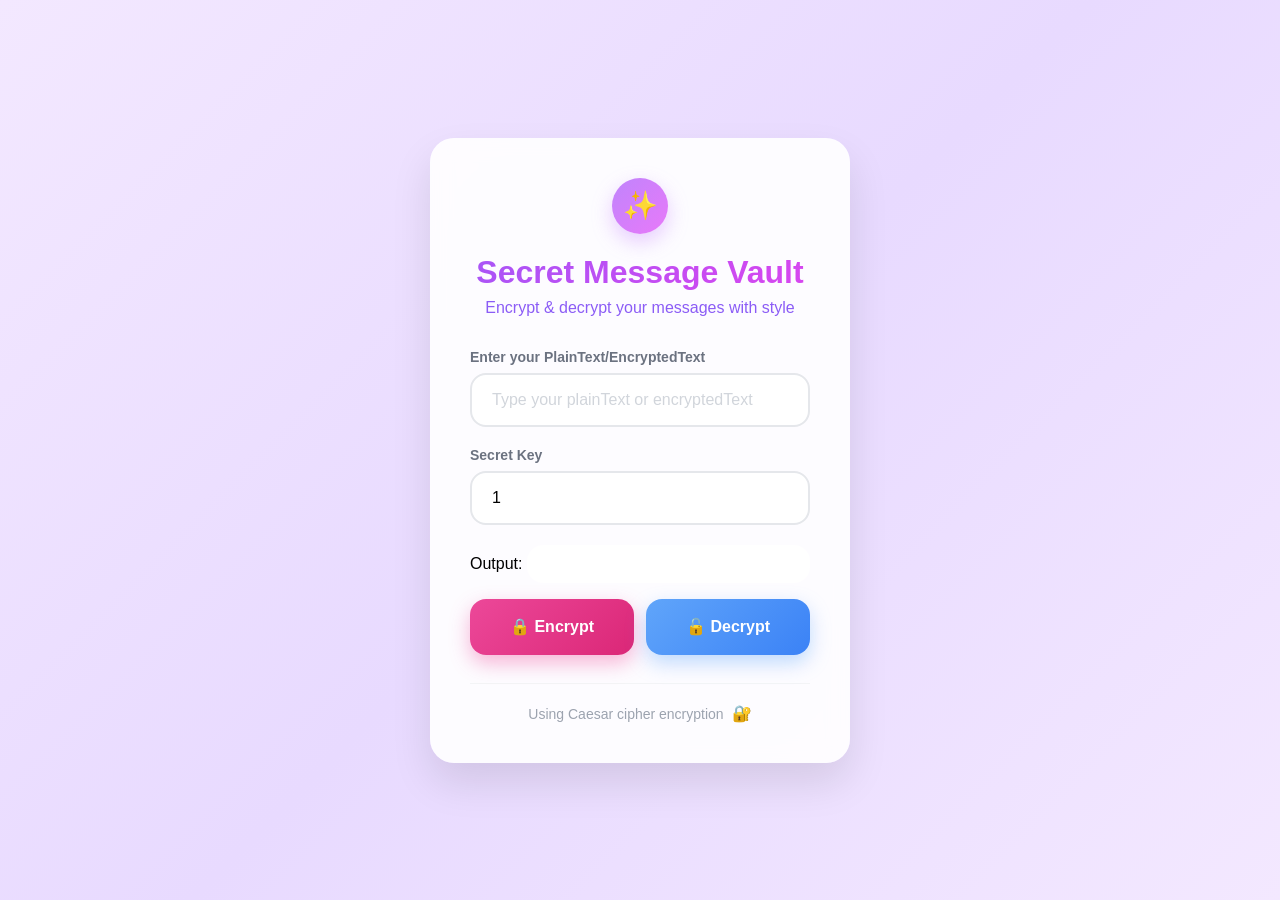
<file: Created for a friend/index.html>
<!DOCTYPE html>
<html lang="en">
<head>
    <meta charset="UTF-8">
    <meta name="viewport" content="width=device-width, initial-scale=1.0">
    <title>Nouma Cypher Text Converter App</title>
    <link rel="stylesheet" href="style.css">
</head>
<body>
    <div class="container">
        <div class="star-icon"></div>
        <h1>Secret Message Vault</h1>
        <p class="subtitle">Encrypt & decrypt your messages with style</p>
        
        <div class="input-group">
            <label for="message">Enter your PlainText/EncryptedText</label>
            <input type="text" placeholder="Type your plainText or encryptedText" id="message" required>
        </div>
        
        <div class="input-group">
            <label for="key">Secret Key</label>
            <input type="number" value="1" min="0" max="25" id="key" required>
        </div>
        
        <div class="output-container">
            <p id="output-title">Output:</p>
            <input id="output-text" type="text" disabled required>
        </div>

        <div class="buttons">
            <button class="encrypt-btn" onclick="encrypt()">🔒 Encrypt</button>
            <button class="decrypt-btn" onclick="decrypt()">🔓 Decrypt</button>
        </div>
        
        <footer>Using Caesar cipher encryption</footer>
    </div>

    <script src="./script.js"></script>
</body>
</html>
</file>
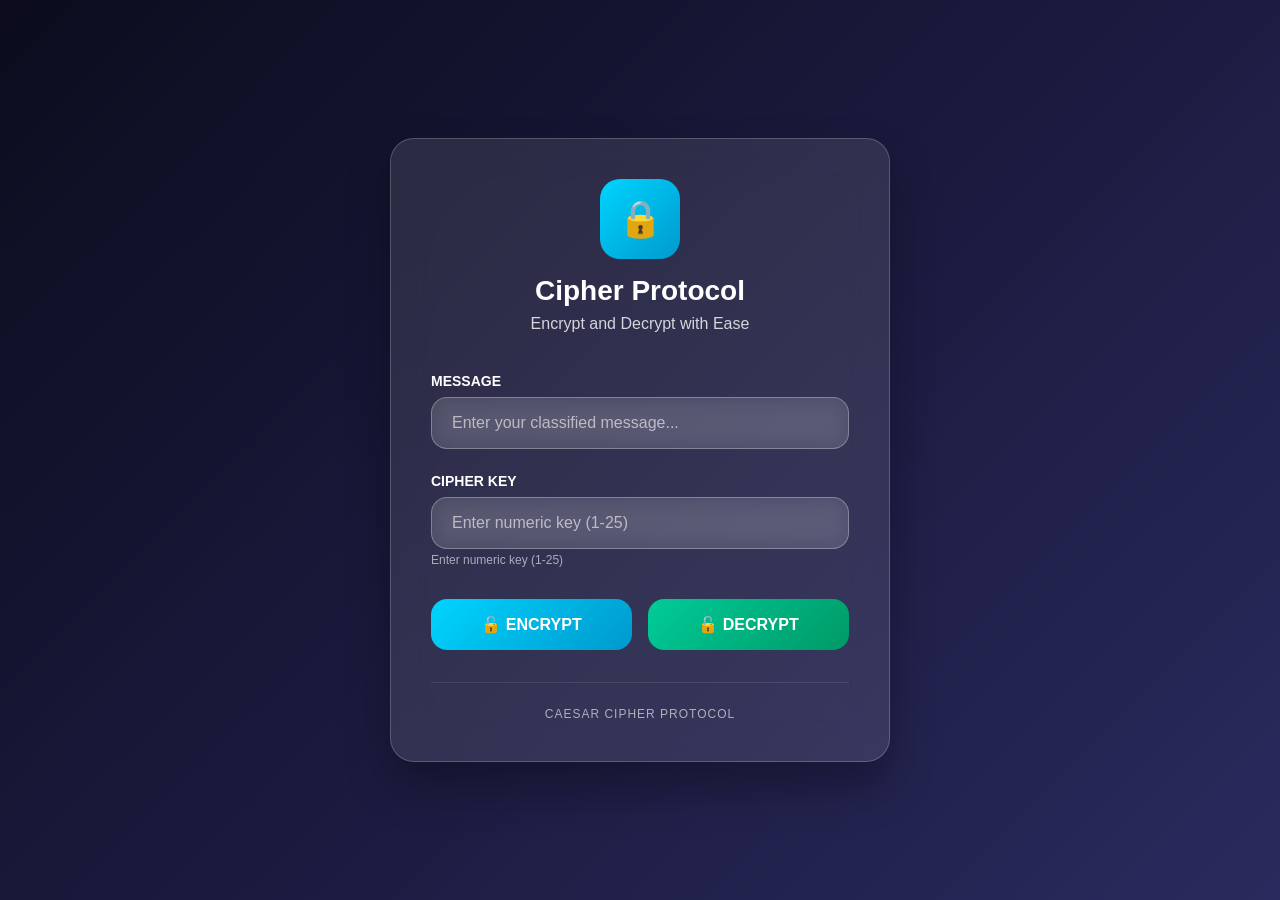
<file: My Project/index.html>
<!doctype html>
<html lang="en">
  <head>
    <meta charset="UTF-8" />
    <meta name="viewport" content="width=device-width, initial-scale=1.0" />
    <title>Caesar Cipher -Home</title>
    <link rel="stylesheet" href="style.css" />
  </head>
  <body>
    <section class="main-container">
      <header>
        <div class="logo">🔒</div>
        <h1>Cipher Protocol</h1>
        <p class="subtitle">Encrypt and Decrypt with Ease</p>
      </header>

      <div class="input-group">
        <label class="input-label">MESSAGE</label>
        <input
          type="text"
          id="message"
          class="input-field"
          placeholder="Enter your classified message..."
        />
      </div>

      <div class="input-group">
        <label class="input-label">CIPHER KEY</label>
        <input
          type="number"
          id="key"
          class="input-field"
          placeholder="Enter numeric key (1-25)"
          min="1"
          max="25"
        />
        <div class="key-hint">Enter numeric key (1-25)</div>
      </div>

      <div class="buttons">
        <button class="btn btn-encrypt" onclick="encrypt()">🔓 ENCRYPT</button>
        <button class="btn btn-decrypt" onclick="decrypt()">🔓 DECRYPT</button>
      </div>

      <div class="output-section" id="output-section" style="display: none">
        <div class="output-title" id="output-title"></div>
        <input type="text" id="output-text" class="input-field" readonly />
      </div>

      <footer>CAESAR CIPHER PROTOCOL</footer>
    </section>
  </body>
  <script src="./script.js"></script>
</html>
</file>
<file: Created for a friend/style.css>
* {
  margin: 0;
  padding: 0;
  box-sizing: border-box;
}

body {
  font-family: -apple-system, BlinkMacSystemFont, "Segoe UI", Roboto, sans-serif;
  background: linear-gradient(135deg, #f3e8ff 0%, #e8daff 50%, #f3e8ff 100%);
  height: 100vh;
  display: flex;
  align-items: center;
  justify-content: center;
}

.container {
  background: rgba(255, 255, 255, 0.9);
  backdrop-filter: blur(10px);
  border-radius: 24px;
  padding: 40px;
  box-shadow: 0 20px 40px rgba(0, 0, 0, 0.1);
  max-width: 420px;
  width: 100%;
  text-align: center;
}

.star-icon {
  width: 56px;
  height: 56px;
  background: linear-gradient(135deg, #c084fc, #e879f9);
  border-radius: 50%;
  display: flex;
  align-items: center;
  justify-content: center;
  margin: 0 auto 20px;
  box-shadow: 0 8px 20px rgba(192, 132, 252, 0.4);
}

.star-icon::before {
  content: "✨";
  font-size: 28px;
}

h1 {
  font-size: 32px;
  font-weight: 700;
  background: linear-gradient(135deg, #a855f7, #d946ef);
  -webkit-background-clip: text;
  -webkit-text-fill-color: transparent;
  background-clip: text;
  margin-bottom: 8px;
}

.subtitle {
  font-size: 16px;
  color: #8b5cf6;
  font-weight: 500;
  margin-bottom: 32px;
}

.input-group {
  margin-bottom: 20px;
  text-align: left;
}

label {
  display: block;
  font-size: 14px;
  font-weight: 600;
  color: #6b7280;
  margin-bottom: 8px;
}

input[type="text"],
input[type="number"] {
  width: 100%;
  padding: 16px 20px;
  border: 2px solid #e5e7eb;
  border-radius: 16px;
  font-size: 16px;
  transition: all 0.3s ease;
  background: rgba(255, 255, 255, 0.8);
}

input[type="text"]:focus,
input[type="number"]:focus {
  outline: none;
  border-color: #c084fc;
  box-shadow: 0 0 0 4px rgba(192, 132, 252, 0.1);
  background: white;
}

input::placeholder {
  color: #d1d5db;
}

.output-container{
  margin-bottom: 1rem;
  display: flex;
  align-items: center;
  gap: .3rem;
}

#output-title{
  font-size: 1rem;
}

#output-text{
  outline: none;
  border: none;
  padding: 10px 12px;
}

.buttons {
  display: flex;
  gap: 12px;
  justify-content: center;
}

button {
  flex: 1;
  padding: 16px 24px;
  border: none;
  border-radius: 16px;
  font-size: 16px;
  font-weight: 600;
  cursor: pointer;
  transition: all 0.3s ease;
  height: 56px;
}

.encrypt-btn {
  background: linear-gradient(135deg, #ec4899, #db2777);
  color: white;
  box-shadow: 0 8px 20px rgba(236, 72, 153, 0.4);
}

.encrypt-btn:hover {
  transform: translateY(-2px);
  box-shadow: 0 12px 24px rgba(236, 72, 153, 0.5);
}

.decrypt-btn {
  background: linear-gradient(135deg, #60a5fa, #3b82f6);
  color: white;
  box-shadow: 0 8px 20px rgba(96, 165, 250, 0.4);
}

.decrypt-btn:hover {
  transform: translateY(-2px);
  box-shadow: 0 12px 24px rgba(96, 165, 250, 0.5);
}

footer {
  margin-top: 28px;
  padding-top: 20px;
  border-top: 1px solid #f3f4f6;
  font-size: 14px;
  color: #9ca3af;
}

footer::after {
  content: "🔐";
  margin-left: 8px;
  font-size: 16px;
}
</file>
<file: My Project/style.css>
* {
  margin: 0;
  padding: 0;
  box-sizing: border-box;
}

body {
  font-family:
    -apple-system, BlinkMacSystemFont, "Segoe UI", Roboto, sans-serif;
  background: linear-gradient(135deg, #0c0c1e 0%, #1a1a3e 50%, #2a2a5e 100%);
  min-height: 100vh;
  display: flex;
  align-items: center;
  justify-content: center;
  padding: 20px;
}

.main-container {
  background: rgba(255, 255, 255, 0.1);
  backdrop-filter: blur(20px);
  border-radius: 24px;
  border: 1px solid rgba(255, 255, 255, 0.2);
  padding: 40px;
  max-width: 500px;
  width: 100%;
  box-shadow: 0 25px 45px rgba(0, 0, 0, 0.3);
}

header {
  text-align: center;
  margin-bottom: 40px;
}

.logo {
  width: 80px;
  height: 80px;
  background: linear-gradient(135deg, #00d4ff, #0099cc);
  border-radius: 20px;
  margin: 0 auto 16px;
  display: flex;
  align-items: center;
  justify-content: center;
  font-size: 36px;
  color: white;
  font-weight: bold;
}

h1 {
  color: white;
  font-size: 28px;
  font-weight: 700;
  margin-bottom: 8px;
}

.subtitle {
  color: rgba(255, 255, 255, 0.8);
  font-size: 16px;
}

.input-group {
  margin-bottom: 24px;
}

.input-label {
  color: white;
  font-size: 14px;
  font-weight: 600;
  margin-bottom: 8px;
  display: block;
}

.input-field {
  width: 100%;
  padding: 16px 20px;
  border: 1px solid rgba(255, 255, 255, 0.3);
  border-radius: 16px;
  background: rgba(255, 255, 255, 0.1);
  backdrop-filter: blur(10px);
  color: white;
  font-size: 16px;
  transition: all 0.3s ease;
}

.input-field::placeholder {
  color: rgba(255, 255, 255, 0.6);
}

.input-field:focus {
  outline: none;
  border-color: #00d4ff;
  box-shadow: 0 0 0 3px rgba(0, 212, 255, 0.2);
}

.key-hint {
  color: rgba(255, 255, 255, 0.6);
  font-size: 12px;
  margin-top: 4px;
}

.buttons {
  display: flex;
  gap: 16px;
  margin-top: 32px;
}

.btn {
  flex: 1;
  padding: 16px 24px;
  border: none;
  border-radius: 16px;
  font-size: 16px;
  font-weight: 600;
  cursor: pointer;
  transition: all 0.3s ease;
  display: flex;
  align-items: center;
  justify-content: center;
  gap: 8px;
}

.btn-encrypt {
  background: linear-gradient(135deg, #00d4ff, #0099cc);
  color: white;
}

.btn-decrypt {
  background: linear-gradient(135deg, #00cc99, #009966);
  color: white;
}

.btn:hover {
  transform: translateY(-2px);
  box-shadow: 0 10px 25px rgba(0, 0, 0, 0.3);
}

.btn:active {
  transform: translateY(0);
}

.output-section {
  margin-top: 32px;
  padding-top: 24px;
  border-top: 1px solid rgba(255, 255, 255, 0.1);
}

.output-title {
  color: white;
  font-size: 14px;
  font-weight: 600;
  margin-bottom: 12px;
  text-transform: uppercase;
  letter-spacing: 1px;
}

footer {
  text-align: center;
  margin-top: 32px;
  padding-top: 24px;
  border-top: 1px solid rgba(255, 255, 255, 0.1);
  color: rgba(255, 255, 255, 0.6);
  font-size: 12px;
  text-transform: uppercase;
  letter-spacing: 1px;
}

@media (max-width: 480px) {
  .main-container {
    padding: 24px;
    margin: 10px;
  }

  .buttons {
    flex-direction: column;
  }
}
</file>
